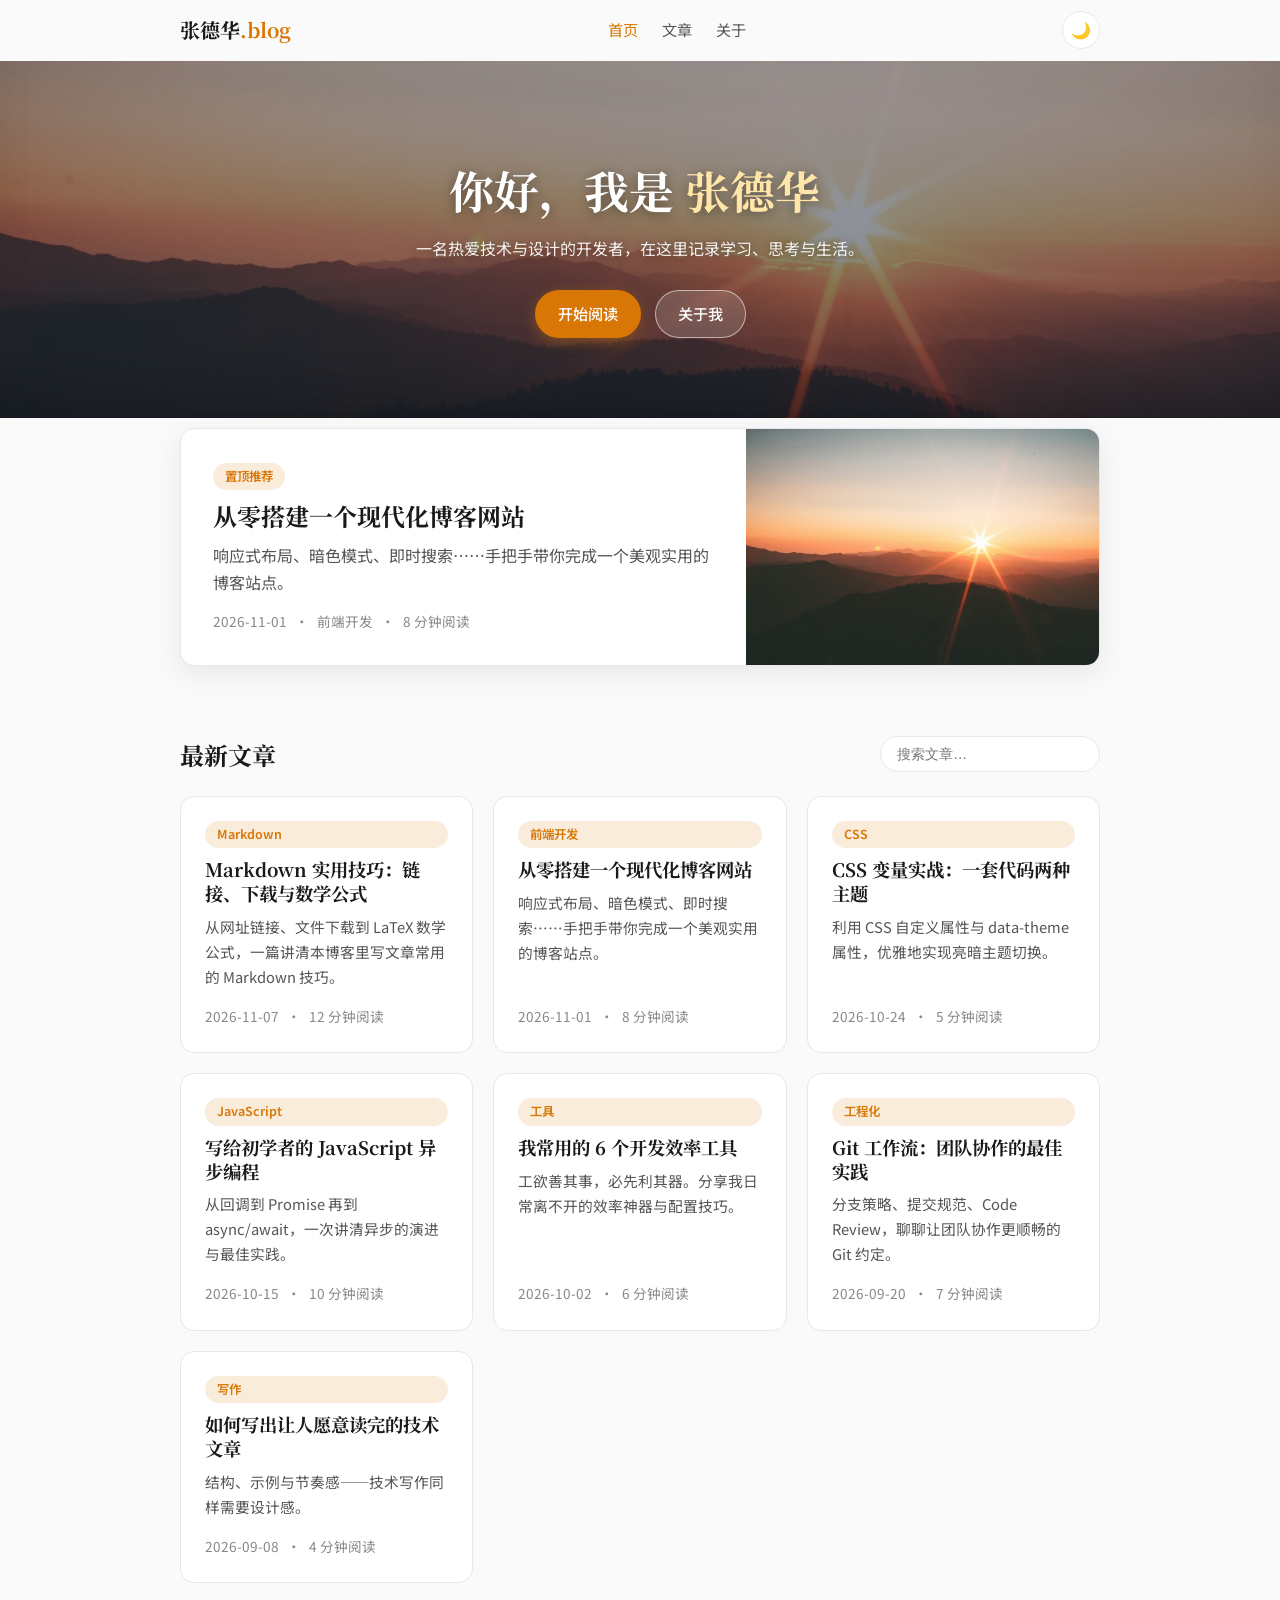
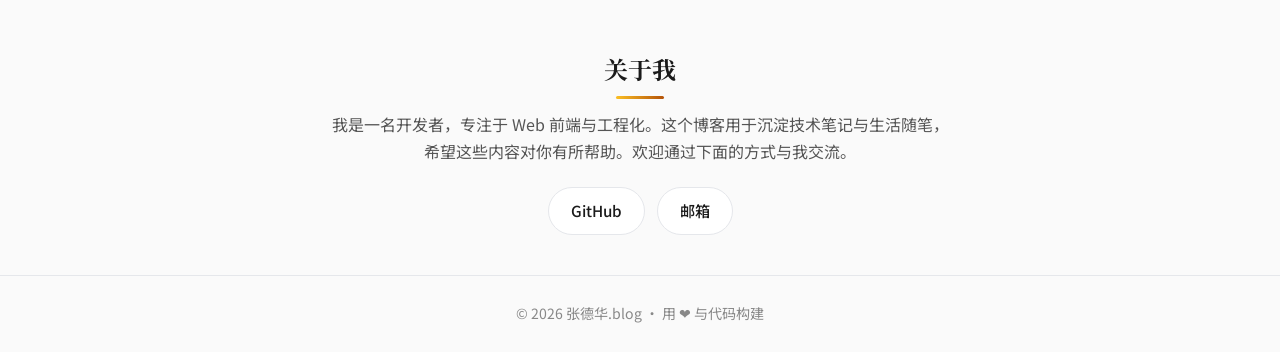
<file: index.html>
<!DOCTYPE html>
<html lang="zh-CN">
<head>
  <meta charset="UTF-8" />
  <meta name="viewport" content="width=device-width, initial-scale=1.0" />
  <title></title>
  <link rel="preconnect" href="https://fonts.googleapis.com" />
  <link href="https://fonts.googleapis.com/css2?family=Noto+Serif+SC:wght@600;700&family=Noto+Sans+SC:wght@400;500;700&display=swap" rel="stylesheet" />
  <!-- 本地资源带时间戳，避免浏览器缓存旧版，改完文件普通刷新即可生效 -->
  <script>document.write('<link rel="stylesheet" href="css/style.css?v=' + Date.now() + '">')</script>
</head>
<body>
  <!-- 所有可编辑文案都在 config.js → labels / 站点信息，本文件只负责结构 -->
  <header class="site-header">
    <div class="container header-inner">
      <a class="logo" href="index.html"></a>
      <nav class="nav">
        <a href="index.html" class="active" data-label="navHome"></a>
        <a href="#posts" data-label="navPosts"></a>
        <a href="#about" data-label="navAbout"></a>
      </nav>
      <button id="themeToggle" class="theme-toggle"></button>
    </div>
  </header>

  <main>
    <!-- Hero（内容由 config.js 配置） -->
    <section class="hero">
      <div class="container">
        <h1 id="heroTitle"></h1>
        <p class="hero-sub" id="heroSub"></p>
        <div class="hero-actions">
          <a class="btn primary" href="#posts" data-label="heroPrimary"></a>
          <a class="btn ghost" href="#about" data-label="heroSecondary"></a>
        </div>
      </div>
    </section>

    <!-- Featured（标题摘要自动读取置顶文章的 md 文件） -->
    <section class="featured container">
      <div class="featured-card">
        <div class="featured-text">
          <span class="tag" data-label="featuredTag"></span>
          <h2 id="featuredTitle"><a href="#" data-label="loading"></a></h2>
          <p id="featuredExcerpt"></p>
          <div class="meta" id="featuredMeta"></div>
        </div>
        <div class="featured-cover cover-1" id="featuredCover"></div>
      </div>
    </section>

    <!-- Posts -->
    <section id="posts" class="posts container">
      <div class="section-head">
        <h2 data-label="postsTitle"></h2>
        <input id="searchInput" type="search" data-placeholder="searchPlaceholder" />
      </div>
      <div id="postGrid" class="post-grid"></div>
      <p id="emptyTip" class="empty-tip" hidden data-label="emptyTip"></p>
    </section>

    <!-- About（内容由 config.js 配置） -->
    <section id="about" class="about container">
      <h2 id="aboutTitle"></h2>
      <p id="aboutText"></p>
      <div class="about-links" id="aboutLinks"></div>
    </section>
  </main>

  <footer class="site-footer">
    <div class="container">
      <p id="footerText"></p>
    </div>
  </footer>

  <script>document.write('<script src="config.js?v=' + Date.now() + '"><\/script>')</script>
  <script>document.write('<script src="js/main.js?v=' + Date.now() + '"><\/script>')</script>
</body>
</html>
</file>
<file: css/style.css>
/* ============ 变量与主题 ============ */
:root {
  --bg: #fafafa;
  --bg-elev: #ffffff;
  --text: #1a1a1a;
  --text-secondary: #555;
  --muted: #888;
  /* 配色默认值：运行时由 config.js → colorPreset 覆盖 */
  --primary: #4f6ef7;
  --primary-strong: #3b56d9;
  --primary-dark: #7b93ff;
  --accent-from: #6a8dff;
  --accent-to: #a26aff;
  --accent-soft: #ffe9a8;
  /* 当前生效的主色（暗色主题下自动换成更亮的 primary-dark） */
  --active-primary: var(--primary);
  --active-strong: var(--primary-strong);
  --border: #e5e7eb;
  --shadow: 0 8px 30px rgba(0, 0, 0, 0.08);
  --radius: 14px;
}
[data-theme="dark"] {
  --bg: #111318;
  --bg-elev: #1a1e26;
  --text: #e6e6e6;
  --text-secondary: #b0b6c0;
  --muted: #7c8494;
  --active-primary: var(--primary-dark);
  --active-strong: var(--primary-dark);
  --border: #2a2f3a;
  --shadow: 0 8px 30px rgba(0, 0, 0, 0.4);
}

* { margin: 0; padding: 0; box-sizing: border-box; }

html { scroll-behavior: smooth; }

body {
  font-family: "Noto Sans SC", system-ui, -apple-system, sans-serif;
  background: var(--bg);
  color: var(--text);
  line-height: 1.7;
  transition: background 0.3s, color 0.3s;
}

.container { max-width: 960px; margin: 0 auto; padding: 0 20px; }
h1, h2, h3 { font-family: "Noto Serif SC", serif; line-height: 1.3; }
a { color: inherit; text-decoration: none; }

/* ============ 顶部导航 ============ */
.site-header {
  position: sticky; top: 0; z-index: 10;
  background: color-mix(in srgb, var(--bg) 85%, transparent);
  backdrop-filter: blur(10px);
  border-bottom: 1px solid transparent;
  transition: border-color 0.3s, box-shadow 0.3s;
}
.site-header.scrolled {
  border-bottom-color: var(--border);
  box-shadow: 0 2px 12px rgba(0, 0, 0, 0.05);
}
.header-inner {
  display: flex; align-items: center; justify-content: space-between;
  height: 60px;
}
.logo {
  font-family: "Noto Serif SC", serif;
  font-weight: 700; font-size: 1.25rem;
}
.logo span { color: var(--active-primary); }
.nav { display: flex; gap: 24px; }
.nav a { color: var(--text-secondary); font-size: 0.95rem; transition: color 0.2s; }
.nav a:hover, .nav a.active { color: var(--active-primary); }

.theme-toggle {
  border: 1px solid var(--border); background: var(--bg-elev);
  border-radius: 50%; width: 38px; height: 38px; font-size: 1rem;
  cursor: pointer; transition: transform 0.2s;
}
.theme-toggle:hover { transform: rotate(20deg) scale(1.08); }

/* ============ Hero（背景图由 config.js 配置） ============ */
.hero {
  padding: 100px 0 80px;
  text-align: center;
  color: #fff;
  background-color: #2b3550;
  background-size: cover;
  background-position: center;
  background-repeat: no-repeat;
  box-shadow: inset 0 -60px 80px -60px rgba(0, 0, 0, 0.35);
}
.hero h1 { font-size: clamp(1.8rem, 4vw, 2.8rem); text-shadow: 0 2px 12px rgba(0, 0, 0, 0.4); }
.hero em { color: var(--accent-soft); font-style: normal; }
.hero-sub {
  margin: 16px auto 0; max-width: 560px;
  color: rgba(255, 255, 255, 0.92);
  text-shadow: 0 1px 8px rgba(0, 0, 0, 0.4);
}
.hero-actions { margin-top: 28px; display: flex; gap: 14px; justify-content: center; }
.hero .btn.ghost {
  background: rgba(255, 255, 255, 0.14);
  border-color: rgba(255, 255, 255, 0.55);
  color: #fff;
  backdrop-filter: blur(4px);
}

.btn {
  display: inline-block; padding: 10px 22px; border-radius: 999px;
  font-size: 0.95rem; font-weight: 500; border: 1px solid transparent;
  transition: transform 0.2s, box-shadow 0.2s, background 0.2s;
}
.btn.primary {
  background: var(--active-primary); color: #fff;
  box-shadow: 0 4px 14px color-mix(in srgb, var(--active-primary) 40%, transparent);
}
.btn.primary:hover { background: var(--active-strong); transform: translateY(-2px); }
.btn.ghost { border-color: var(--border); color: var(--text); background: var(--bg-elev); }
.btn.ghost:hover { transform: translateY(-2px); box-shadow: var(--shadow); }

/* ============ 置顶文章 ============ */
.featured { margin-top: 10px; }
.featured-card {
  display: grid; grid-template-columns: 1.6fr 1fr;
  background: var(--bg-elev); border: 1px solid var(--border);
  border-radius: var(--radius); overflow: hidden; box-shadow: var(--shadow);
}
.featured-text { padding: 32px; }
.featured-text h2 { font-size: 1.5rem; margin: 10px 0; }
.featured-text h2 a:hover { color: var(--active-primary); }
.featured-text p { color: var(--text-secondary); }
.featured-cover {
  display: flex; align-items: center; justify-content: center;
  font-size: 4rem; color: #fff;
}
.cover-1 { background: linear-gradient(135deg, var(--accent-from), var(--accent-to)); }
.featured-cover img { width: 100%; height: 100%; object-fit: cover; }

/* ============ 头像（emoji 或图片） ============ */
.avatar { display: inline-block; margin-left: 12px; vertical-align: middle; }
.avatar img {
  width: 68px; height: 68px; border-radius: 50%;
  object-fit: cover; border: 3px solid var(--border);
  box-shadow: var(--shadow);
}

.tag {
  display: inline-block; padding: 3px 12px; border-radius: 999px;
  font-size: 0.78rem; font-weight: 600;
  background: color-mix(in srgb, var(--active-primary) 14%, transparent);
  color: var(--active-primary);
}
.meta { margin-top: 14px; color: var(--muted); font-size: 0.85rem; display: flex; gap: 8px; flex-wrap: wrap; }

/* ============ 文章列表 ============ */
.posts { margin-top: 70px; scroll-margin-top: 80px; }
.section-head {
  display: flex; align-items: center; justify-content: space-between;
  gap: 16px; flex-wrap: wrap; margin-bottom: 24px;
}
.section-head h2 { font-size: 1.5rem; }
#searchInput {
  padding: 9px 16px; border-radius: 999px; border: 1px solid var(--border);
  background: var(--bg-elev); color: var(--text); min-width: 220px;
  font-size: 0.9rem; outline: none; transition: border-color 0.2s, box-shadow 0.2s;
}
#searchInput:focus { border-color: var(--active-primary); box-shadow: 0 0 0 3px color-mix(in srgb, var(--active-primary) 20%, transparent); }

.post-grid {
  display: grid; grid-template-columns: repeat(auto-fill, minmax(280px, 1fr));
  gap: 20px;
}
.post-card {
  background: var(--bg-elev); border: 1px solid var(--border);
  border-radius: var(--radius); padding: 24px;
  transition: transform 0.2s, box-shadow 0.2s;
  display: flex; flex-direction: column;
}
.post-card:hover { transform: translateY(-4px); box-shadow: var(--shadow); }
.post-card h3 { font-size: 1.15rem; margin: 10px 0 8px; }
.post-card h3 a:hover { color: var(--active-primary); }
.post-card p { color: var(--text-secondary); font-size: 0.92rem; flex: 1; }
.post-card .meta { margin-top: 16px; }

.empty-tip { text-align: center; color: var(--muted); padding: 40px 0; }

/* ============ 关于 ============ */
.about {
  /* 水平方向必须保留 auto，否则会覆盖 .container 的居中边距 */
  margin: 70px auto 40px;
  text-align: center;
  scroll-margin-top: 80px;
}
.about h2 { font-size: 1.5rem; margin-bottom: 12px; }
.about h2::after {
  content: "";
  display: block;
  width: 48px; height: 3px;
  margin: 12px auto 0;
  border-radius: 2px;
  background: linear-gradient(90deg, var(--accent-from), var(--accent-to));
}
.about p {
  color: var(--text-secondary);
  max-width: 620px;
  margin: 0 auto;
}
.about-links {
  margin-top: 22px;
  display: flex; gap: 12px; flex-wrap: wrap;
  justify-content: center;
}

/* ============ 文章详情页 ============ */
.article-page { padding: 50px 20px 60px; max-width: 760px; }
.article-head h1 { font-size: clamp(1.6rem, 4vw, 2.3rem); margin: 12px 0; }
.article-body { margin-top: 30px; }
.article-body p { margin: 14px 0; color: var(--text-secondary); }
.article-body h2 { margin: 30px 0 10px; font-size: 1.35rem; }
.article-body code {
  background: color-mix(in srgb, var(--active-primary) 12%, transparent);
  color: var(--active-primary); padding: 2px 7px; border-radius: 6px; font-size: 0.88em;
}
.article-body pre {
  background: var(--bg-elev); border: 1px solid var(--border);
  border-radius: var(--radius); padding: 18px; overflow-x: auto; margin: 16px 0;
}
.article-body pre code { background: none; color: var(--text); padding: 0; }
.article-foot { margin-top: 44px; }

/* ============ 数学公式（KaTeX） ============ */
.article-body .katex { color: var(--text); }
.article-body .katex-display {
  overflow-x: auto;
  overflow-y: hidden;
  padding: 10px 0;
}
.article-body img { max-width: 100%; height: auto; border-radius: var(--radius); }

/* ============ 页脚 ============ */
.site-footer {
  border-top: 1px solid var(--border); padding: 26px 0;
  color: var(--muted); font-size: 0.88rem; text-align: center;
}

/* ============ 响应式 ============ */
@media (max-width: 680px) {
  .featured-card { grid-template-columns: 1fr; }
  .featured-cover { min-height: 140px; }
  .nav { gap: 14px; }
  .hero { padding: 56px 0 40px; }
}
</file>
